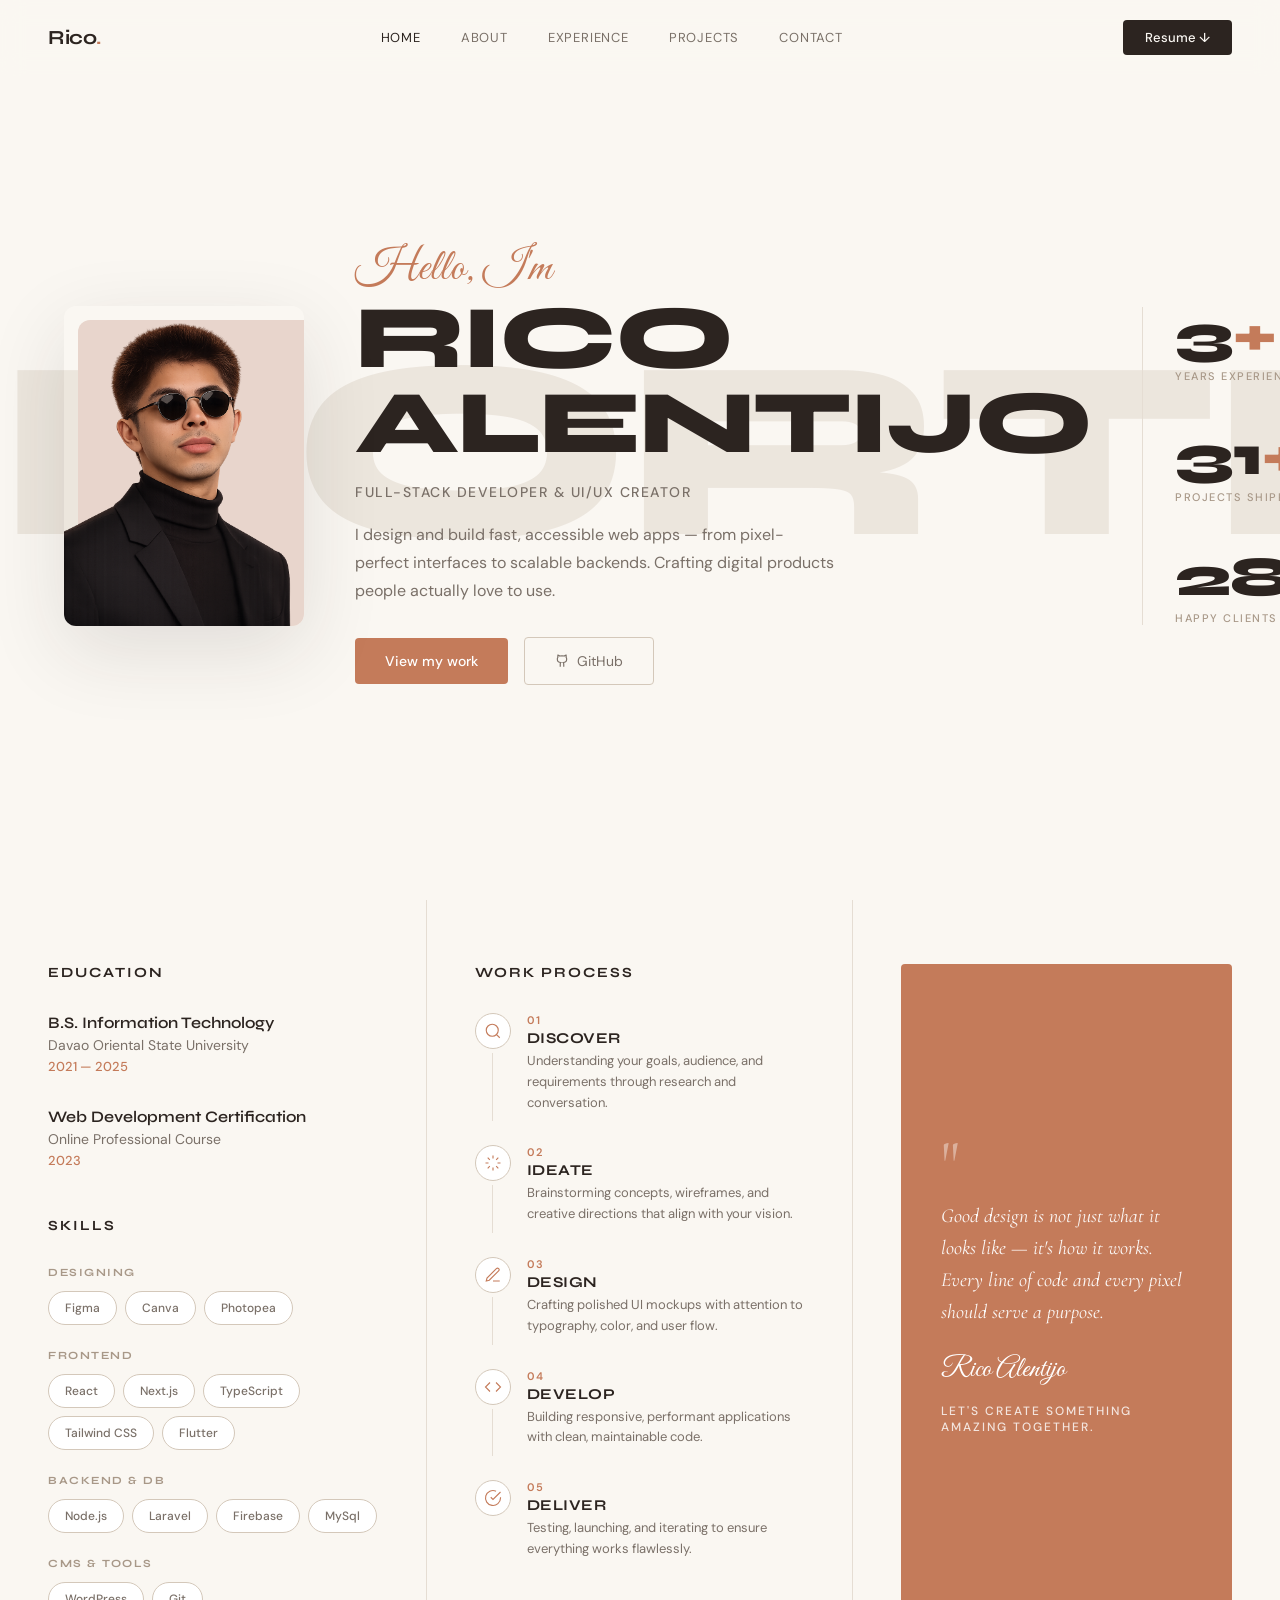
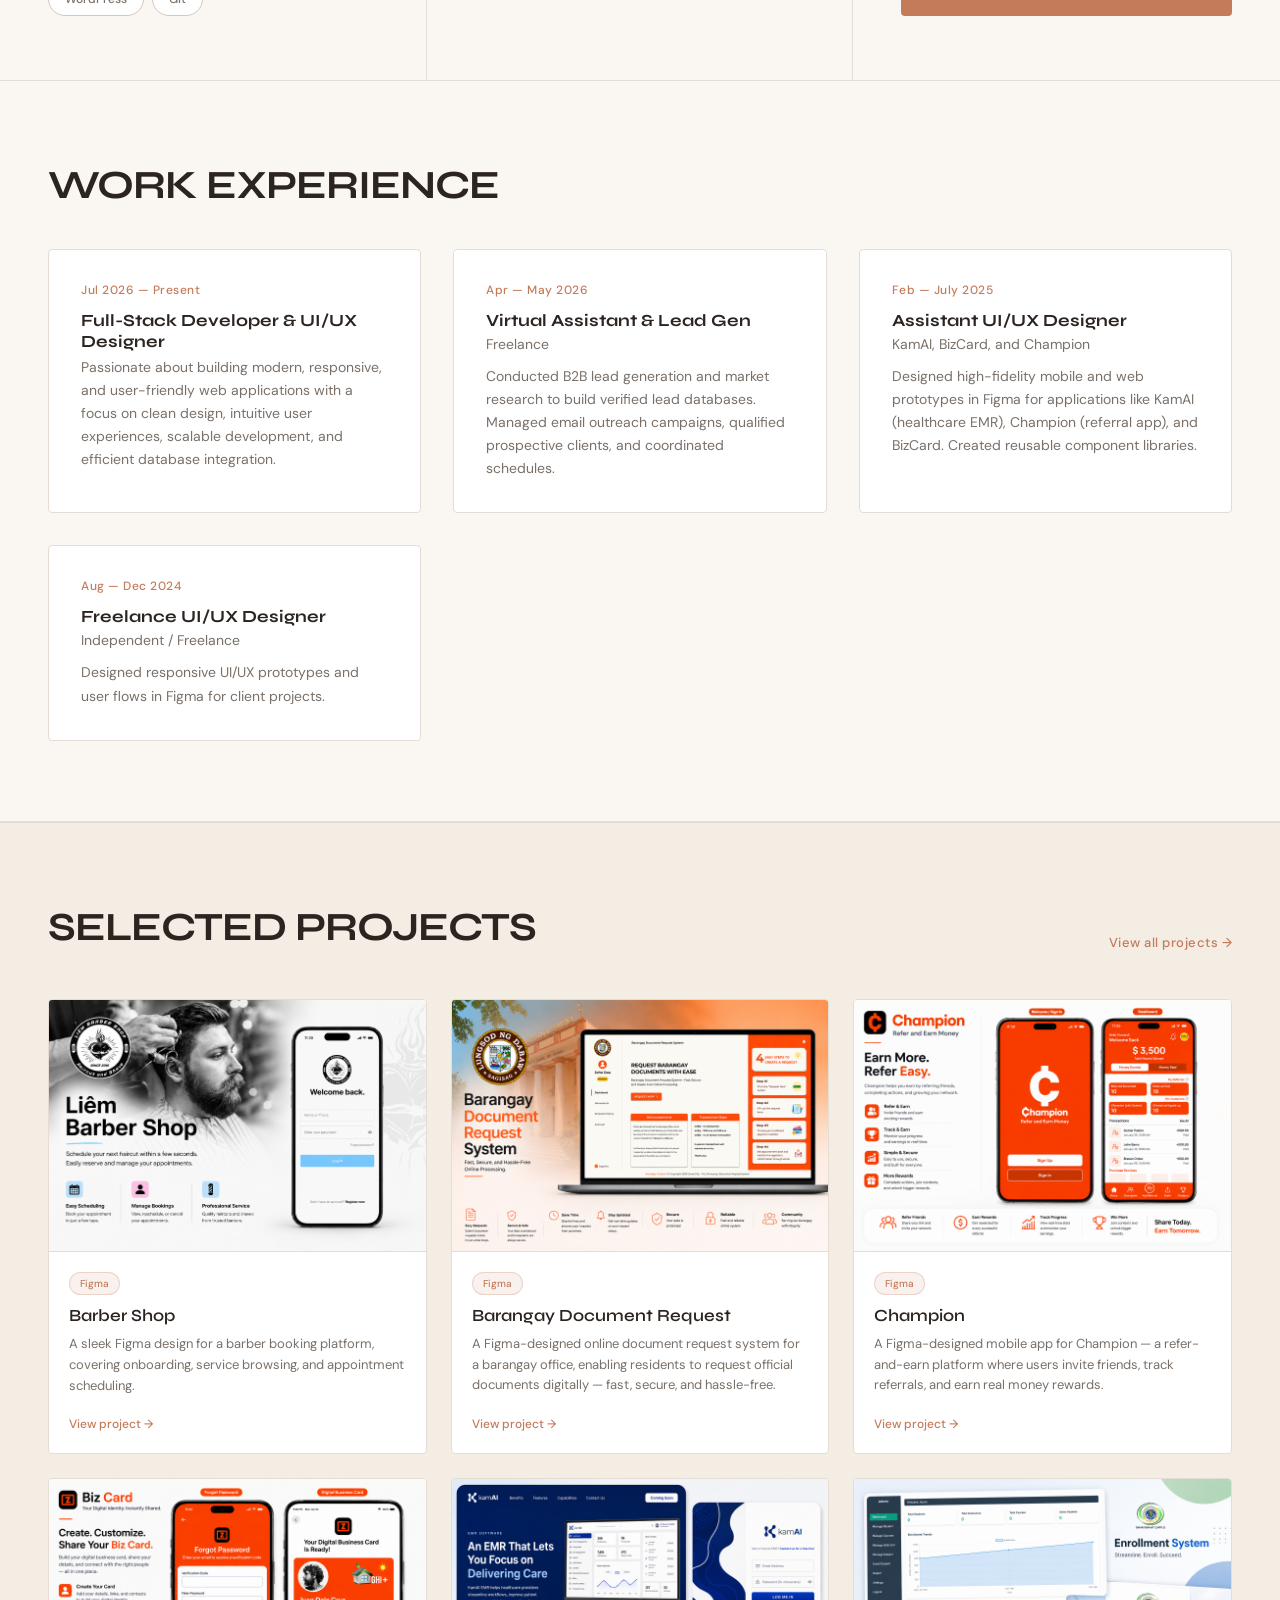
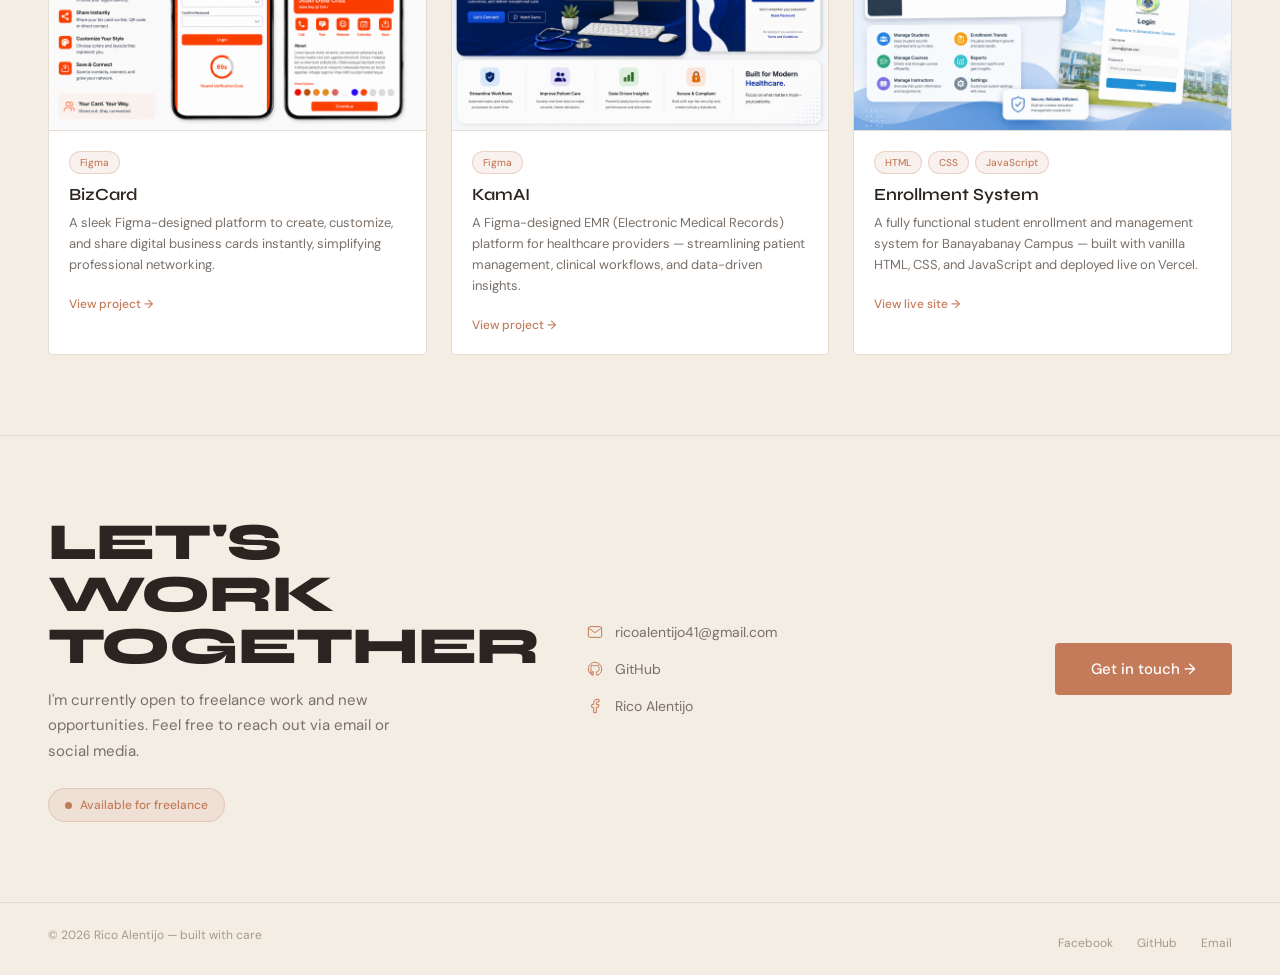
<file: index.html>
<!doctype html>
<html lang="en">

<head>
  <meta charset="UTF-8" />
  <meta name="viewport" content="width=device-width, initial-scale=1.0" />
  <title>Rico Alentijo — Portfolio</title>
  <link rel="preconnect" href="https://fonts.googleapis.com" />
  <link rel="preconnect" href="https://fonts.gstatic.com" crossorigin />
  <link
    href="https://fonts.googleapis.com/css2?family=Cormorant+Garamond:ital,wght@0,300;0,400;1,400&family=DM+Sans:opsz,wght@9..40,300;400;500;600&family=Great+Vibes&family=Syne:wght@400;600;700;800&display=swap"
    rel="stylesheet" />
  <link rel="stylesheet" href="css/styles.css" />
</head>

<body>
  <div class="pf">
    <nav>
      <a href="#hero" class="nav-logo" data-nav="hero">Rico<span>.</span></a>
      <div class="nav-links">
        <a href="#hero" data-nav="hero">Home</a>
        <a href="#about" data-nav="about">About</a>
        <a href="#experience" data-nav="experience">Experience</a>
        <a href="#work" data-nav="work">Projects</a>
        <a href="#connect" data-nav="connect">Contact</a>
      </div>
      <a href="resume/ALENTIJO_RESUME.pdf" class="nav-cta" download target="_blank">Resume ↓</a>
      <button class="nav-hamburger" aria-label="Toggle menu">
        <span></span><span></span><span></span>
      </button>
    </nav>

    <div class="mobile-menu">
      <a href="#hero" data-nav="hero">Home</a>
      <a href="#about" data-nav="about">About</a>
      <a href="#experience" data-nav="experience">Experience</a>
      <a href="#work" data-nav="work">Projects</a>
      <a href="#connect" data-nav="connect">Contact</a>
      <button class="nav-cta">Resume ↓</button>
    </div>

    <!-- HERO -->
    <section class="hero" id="hero">
      <div class="hero-bg-text" aria-hidden="true">PORTFOLIO</div>
      <div class="hero-inner">
        <div class="hero-portrait-col">
          <div class="hero-portrait">
            <img src="img/profile.png" alt="Rico Alentijo" class="hero-portrait-img" onerror="
                  this.classList.add('hidden');
                  this.parentElement.classList.add('no-photo');
                " />
            <div class="portrait-fallback">
              <span class="portrait-initials">RA</span>
            </div>
          </div>
        </div>

        <div class="hero-text-col">
          <p class="hero-script">Hello, I'm</p>
          <h1 class="hero-name">RICO<br />ALENTIJO</h1>
          <p class="hero-role">Full-Stack Developer &amp; UI/UX Creator</p>
          <p class="hero-bio">
            I design and build fast, accessible web apps — from pixel-perfect
            interfaces to scalable backends. Crafting digital products people
            actually love to use.
          </p>
          <div class="hero-actions">
            <button class="btn-primary" id="view-work-btn">
              View my work
            </button>
            <a href="https://github.com/XeinQt" target="_blank" rel="noopener noreferrer" class="btn-ghost">
              <svg width="14" height="14" viewBox="0 0 24 24" fill="none" stroke="currentColor" stroke-width="2">
                <path
                  d="M15 22v-4a4.8 4.8 0 0 0-1-3.5c3 0 6-2 6-5.5.08-1.25-.27-2.48-1-3.5.28-1.15.28-2.35 0-3.5 0 0-1 0-3 1.5-2.64-.5-5.36-.5-8 0C6 2 5 2 5 2c-.3 1.15-.3 2.35 0 3.5A5.403 5.403 0 0 0 4 9c0 3.5 3 5.5 6 5.5-.39.49-.68 1.05-.85 1.65-.17.6-.22 1.23-.15 1.85v4" />
              </svg>
              GitHub
            </a>
          </div>
        </div>

        <div class="hero-stats-col">
          <div class="hero-stat">
            <div class="hero-stat-num">3<span>+</span></div>
            <div class="hero-stat-label">Years Experience</div>
          </div>
          <div class="hero-stat">
            <div class="hero-stat-num">31<span>+</span></div>
            <div class="hero-stat-label">Projects Shipped</div>
          </div>
          <div class="hero-stat">
            <div class="hero-stat-num">28<span>+</span></div>
            <div class="hero-stat-label">Happy Clients</div>
          </div>
        </div>
      </div>
    </section>

    <!-- THREE-COLUMN INFO GRID -->
    <section class="info-grid" id="about">
      <div class="info-col education-col">
        <h3 class="info-heading">Education</h3>
        <div class="edu-item">
          <div class="edu-degree">B.S. Information Technology</div>
          <div class="edu-school">Davao Oriental State University</div>
          <div class="edu-date">2021 — 2025</div>
        </div>
        <div class="edu-item">
          <div class="edu-degree">Web Development Certification</div>
          <div class="edu-school">Online Professional Course</div>
          <div class="edu-date">2023</div>
        </div>

        <h3 class="info-heading skills-heading">Skills</h3>
        <div class="skills-category">
          <h4 class="skills-category-title">Designing</h4>
          <div class="skill-badges">
            <span class="skill-badge">Figma</span>
            <span class="skill-badge">Canva</span>
            <span class="skill-badge">Photopea</span>
          </div>
        </div>

        <div class="skills-category">
          <h4 class="skills-category-title">Frontend</h4>
          <div class="skill-badges">
            <span class="skill-badge">React</span>
            <span class="skill-badge">Next.js</span>
            <span class="skill-badge">TypeScript</span>
            <span class="skill-badge">Tailwind CSS</span>
            <span class="skill-badge">Flutter</span>
          </div>
        </div>

        <div class="skills-category">
          <h4 class="skills-category-title">Backend &amp; DB</h4>
          <div class="skill-badges">
            <span class="skill-badge">Node.js</span>
            <span class="skill-badge">Laravel</span>
            <span class="skill-badge">Firebase</span>
            <span class="skill-badge">MySql</span>
          </div>
        </div>

        <div class="skills-category">
          <h4 class="skills-category-title">CMS &amp; Tools</h4>
          <div class="skill-badges">
            <span class="skill-badge">WordPress</span>
            <span class="skill-badge">Git</span>
          </div>
        </div>
      </div>

      <div class="info-col process-col" id="process">
        <h3 class="info-heading">Work Process</h3>
        <div class="process-steps">
          <div class="process-step">
            <div class="step-icon">
              <svg width="18" height="18" viewBox="0 0 24 24" fill="none" stroke="currentColor" stroke-width="1.5">
                <circle cx="11" cy="11" r="8" />
                <path d="m21 21-4.3-4.3" />
              </svg>
            </div>
            <div class="step-content">
              <div class="step-num">01</div>
              <div class="step-title">Discover</div>
              <p class="step-desc">
                Understanding your goals, audience, and requirements through
                research and conversation.
              </p>
            </div>
          </div>
          <div class="process-step">
            <div class="step-icon">
              <svg width="18" height="18" viewBox="0 0 24 24" fill="none" stroke="currentColor" stroke-width="1.5">
                <path
                  d="M12 2v4M12 18v4M4.93 4.93l2.83 2.83M16.24 16.24l2.83 2.83M2 12h4M18 12h4M4.93 19.07l2.83-2.83M16.24 7.76l2.83-2.83" />
              </svg>
            </div>
            <div class="step-content">
              <div class="step-num">02</div>
              <div class="step-title">Ideate</div>
              <p class="step-desc">
                Brainstorming concepts, wireframes, and creative directions
                that align with your vision.
              </p>
            </div>
          </div>
          <div class="process-step">
            <div class="step-icon">
              <svg width="18" height="18" viewBox="0 0 24 24" fill="none" stroke="currentColor" stroke-width="1.5">
                <path d="M12 20h9M16.5 3.5a2.12 2.12 0 0 1 3 3L7 19l-4 1 1-4Z" />
              </svg>
            </div>
            <div class="step-content">
              <div class="step-num">03</div>
              <div class="step-title">Design</div>
              <p class="step-desc">
                Crafting polished UI mockups with attention to typography,
                color, and user flow.
              </p>
            </div>
          </div>
          <div class="process-step">
            <div class="step-icon">
              <svg width="18" height="18" viewBox="0 0 24 24" fill="none" stroke="currentColor" stroke-width="1.5">
                <polyline points="16 18 22 12 16 6" />
                <polyline points="8 6 2 12 8 18" />
              </svg>
            </div>
            <div class="step-content">
              <div class="step-num">04</div>
              <div class="step-title">Develop</div>
              <p class="step-desc">
                Building responsive, performant applications with clean,
                maintainable code.
              </p>
            </div>
          </div>
          <div class="process-step">
            <div class="step-icon">
              <svg width="18" height="18" viewBox="0 0 24 24" fill="none" stroke="currentColor" stroke-width="1.5">
                <path d="M22 11.08V12a10 10 0 1 1-5.93-9.14" />
                <polyline points="22 4 12 14.01 9 11.01" />
              </svg>
            </div>
            <div class="step-content">
              <div class="step-num">05</div>
              <div class="step-title">Deliver</div>
              <p class="step-desc">
                Testing, launching, and iterating to ensure everything works
                flawlessly.
              </p>
            </div>
          </div>
        </div>
      </div>

      <div class="info-col quote-col">
        <div class="quote-box">
          <div class="quote-mark">"</div>
          <p class="quote-text">
            Good design is not just what it looks like — it's how it works.
            Every line of code and every pixel should serve a purpose.
          </p>
          <div class="quote-signature">Rico Alentijo</div>
          <p class="quote-cta">Let's create something amazing together.</p>
        </div>
      </div>
    </section>

    <section class="section experience-section" id="experience">
      <h2 class="section-title">Work Experience</h2>
      <div class="experience-cards">
        <div class="exp-card">
          <div class="exp-date">Jul 2026 — Present</div>
          <div class="exp-role">
            Full-Stack Developer &amp; UI/UX Designer
          </div>
          <p class="exp-desc">
            Passionate about building modern, responsive, and user-friendly
            web applications with a focus on clean design, intuitive user
            experiences, scalable development, and efficient database
            integration.
          </p>
        </div>
        <div class="exp-card">
          <div class="exp-date">Apr — May 2026</div>
          <div class="exp-role">Virtual Assistant &amp; Lead Gen</div>
          <div class="exp-company">Freelance</div>
          <p class="exp-desc">
            Conducted B2B lead generation and market research to build
            verified lead databases. Managed email outreach campaigns,
            qualified prospective clients, and coordinated schedules.
          </p>
        </div>
        <div class="exp-card">
          <div class="exp-date">Feb — July 2025</div>
          <div class="exp-role">Assistant UI/UX Designer</div>
          <div class="exp-company">KamAI, BizCard, and Champion</div>
          <p class="exp-desc">
            Designed high-fidelity mobile and web prototypes in Figma for
            applications like KamAI (healthcare EMR), Champion (referral app),
            and BizCard. Created reusable component libraries.
          </p>
        </div>
        <div class="exp-card">
          <div class="exp-date">Aug — Dec 2024</div>
          <div class="exp-role">Freelance UI/UX Designer</div>
          <div class="exp-company">Independent / Freelance</div>
          <p class="exp-desc">
            Designed responsive UI/UX prototypes and user flows in Figma for
            client projects.
          </p>
        </div>
      </div>
    </section>

    <!-- SELECTED PROJECTS -->
    <section class="section projects-showcase" id="work">
      <div class="section-header">
        <h2 class="section-title">Selected Projects</h2>
        <a href="projects.html" class="view-all-link">View all projects →</a>
      </div>
      <div class="projects-grid" id="projects-grid"></div>
    </section>

    <!-- CONTACT SECTION -->
    <section class="section lets-connect" id="connect">
      <div class="lets-connect-inner">
        <div class="lets-connect-left">
          <h2 class="lets-connect-title">Let's Work<br />Together</h2>
          <p class="lets-connect-desc">
            I'm currently open to freelance work and new opportunities. Feel
            free to reach out via email or social media.
          </p>
          <div class="availability-badge">
            <div class="avail-dot"></div>
            Available for freelance
          </div>
        </div>

        <div class="lets-connect-center">
          <a href="mailto:ricoalentijo41@gmail.com" class="contact-row">
            <svg width="16" height="16" viewBox="0 0 24 24" fill="none" stroke="currentColor" stroke-width="1.5">
              <path d="M4 4h16c1.1 0 2 .9 2 2v12c0 1.1-.9 2-2 2H4c-1.1 0-2-.9-2-2V6c0-1.1.9-2 2-2z" />
              <polyline points="22,6 12,13 2,6" />
            </svg>
            ricoalentijo41@gmail.com
          </a>
          <a href="https://github.com/XeinQt" target="_blank" rel="noopener noreferrer" class="contact-row">
            <svg width="16" height="16" viewBox="0 0 24 24" fill="none" stroke="currentColor" stroke-width="1.5">
              <path d="M12 2C6.48 2 2 6.48 2 12c0 4.42 2.87 8.17 6.86 9.5.5.09.68-.22.68-.48 0-.24-.01-.87-.01-1.71-2.78.6-3.37-1.34-3.37-1.34-.45-1.14-1.11-1.44-1.11-1.44-.91-.62.07-.61.07-.61 1 .07 1.53 1.03 1.53 1.03 .9 1.53 2.36 1.09 2.94.84.09-.66.35-1.09 .64-1.34-2.22-.25-4.56-1.11-4.56-4.95 0-1.09.39-1.98 1.03-2.68-.1-.25-.45-1.27.1-2.65 0 0 .84-.27 2.75 1.02A9.564 9.564 0 0112 6.8c.85.004 1.71.115 2.51.337 1.9-1.29 2.74-1.02 2.74-1.02 .55 1.38 .2 2.4 .1 2.65 .64 .7 1.02 1.59 1.02 2.68 0 3.85-2.34 4.7-4.57 4.95 .36 .31 .68 .92 .68 1.86 0 1.34-.01 2.42-.01 2.75 0 .27 .18 .58 .69 .48A10.01 10.01 0 0022 12c0-5.52-4.48-10-10-10z"/>
            </svg>
            GitHub
          </a>
          <a href="https://www.facebook.com/profile.php?id=61584049991568&mibextid=wwXIfr&mibextid=wwXIfr"
            target="_blank" rel="noopener noreferrer" class="contact-row">
            <svg width="16" height="16" viewBox="0 0 24 24" fill="none" stroke="currentColor" stroke-width="1.5">
              <path d="M18 2h-3a5 5 0 0 0-5 5v3H7v4h3v8h4v-8h3l1-4h-4V7a1 1 0 0 1 1-1h3z" />
            </svg>
            Rico Alentijo
          </a>
        </div>

        <div class="lets-connect-right">
          <a href="mailto:ricoalentijo41@gmail.com" class="btn-primary btn-large">Get in touch →</a>
        </div>
      </div>
    </section>

    <footer>
      <div class="footer-copy">© 2026 Rico Alentijo — built with care</div>
      <div class="footer-socials">
        <a href="https://www.facebook.com/profile.php?id=61584049991568&mibextid=wwXIfr&mibextid=wwXIfr" target="_blank"
          rel="noopener noreferrer">Facebook</a>
        <a href="https://github.com/XeinQt" target="_blank" rel="noopener noreferrer">GitHub</a>
        <a href="mailto:ricoalentijo41@gmail.com">Email</a>
      </div>
    </footer>
  </div>

  <script src="js/projects.js"></script>
  <script src="js/project-utils.js"></script>
  <script src="js/main.js"></script>
</body>

</html>
</file>
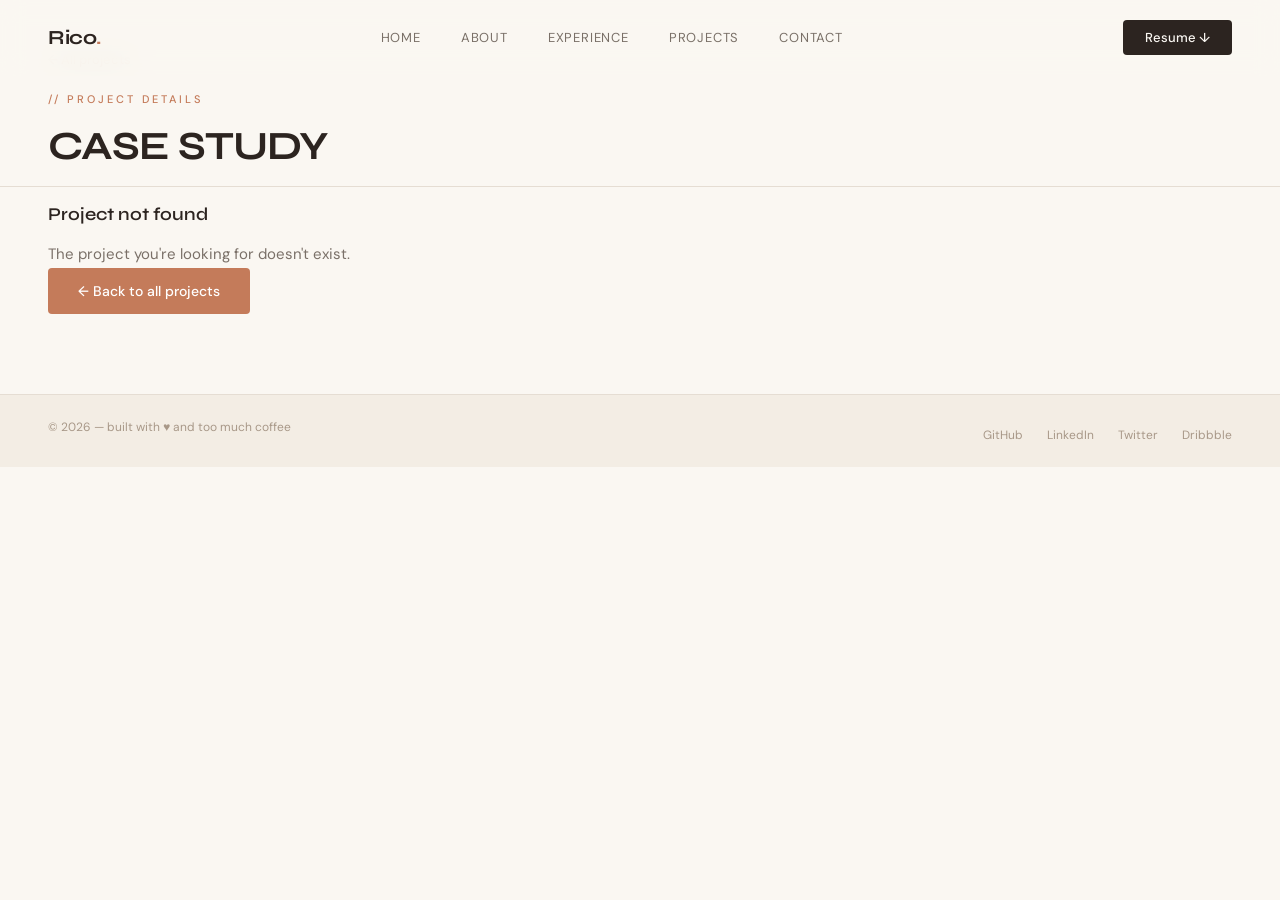
<file: project-detail.html>
<!doctype html>
<html lang="en">

<head>
  <meta charset="UTF-8" />
  <meta name="viewport" content="width=device-width, initial-scale=1.0" />
  <title>Project Details — dev.portfolio</title>
  <link rel="stylesheet" href="css/styles.css" />
</head>

<body>
  <div class="pf">
    <nav>
      <a href="index.html" class="nav-logo">Rico<span>.</span></a>
      <div class="nav-links">
        <a href="index.html">Home</a>
        <a href="index.html#about">About</a>
        <a href="index.html#experience">Experience</a>
        <a href="index.html#work">Projects</a>
        <a href="index.html#contact">Contact</a>
      </div>
      <a href="resume/ALENTIJO_RESUME.pdf" class="nav-cta" target="_blank" rel="noopener noreferrer" download>Resume ↓</a>
      <button class="nav-hamburger" aria-label="Toggle menu">
        <span></span><span></span><span></span>
      </button>
    </nav>

    <div class="mobile-menu">
      <a href="index.html">Home</a>
      <a href="index.html#about">About</a>
      <a href="index.html#experience">Experience</a>
      <a href="index.html#work">Projects</a>
      <a href="index.html#contact">Contact</a>
      <a href="resume/ALENTIJO_RESUME.pdf" class="nav-cta" target="_blank" rel="noopener noreferrer" download>Resume ↓</a>
    </div>

    <section class="page-header">
      <a href="projects.html" class="back-link">← All projects</a>
      <div class="section-eyebrow">// project details</div>
      <h1 class="section-title">Case study</h1>
    </section>

    <section class="section page-detail">
      <div id="project-detail-content"></div>
    </section>

    <footer>
      <div class="footer-copy">© 2026 — built with ♥ and too much coffee</div>
      <div class="footer-socials">
        <a href="#">GitHub</a>
        <a href="#">LinkedIn</a>
        <a href="#">Twitter</a>
        <a href="#">Dribbble</a>
      </div>
    </footer>
  </div>

  <script src="js/projects.js"></script>
  <script src="js/project-utils.js"></script>
  <script src="js/project-detail-page.js"></script>
</body>

</html>
</file>
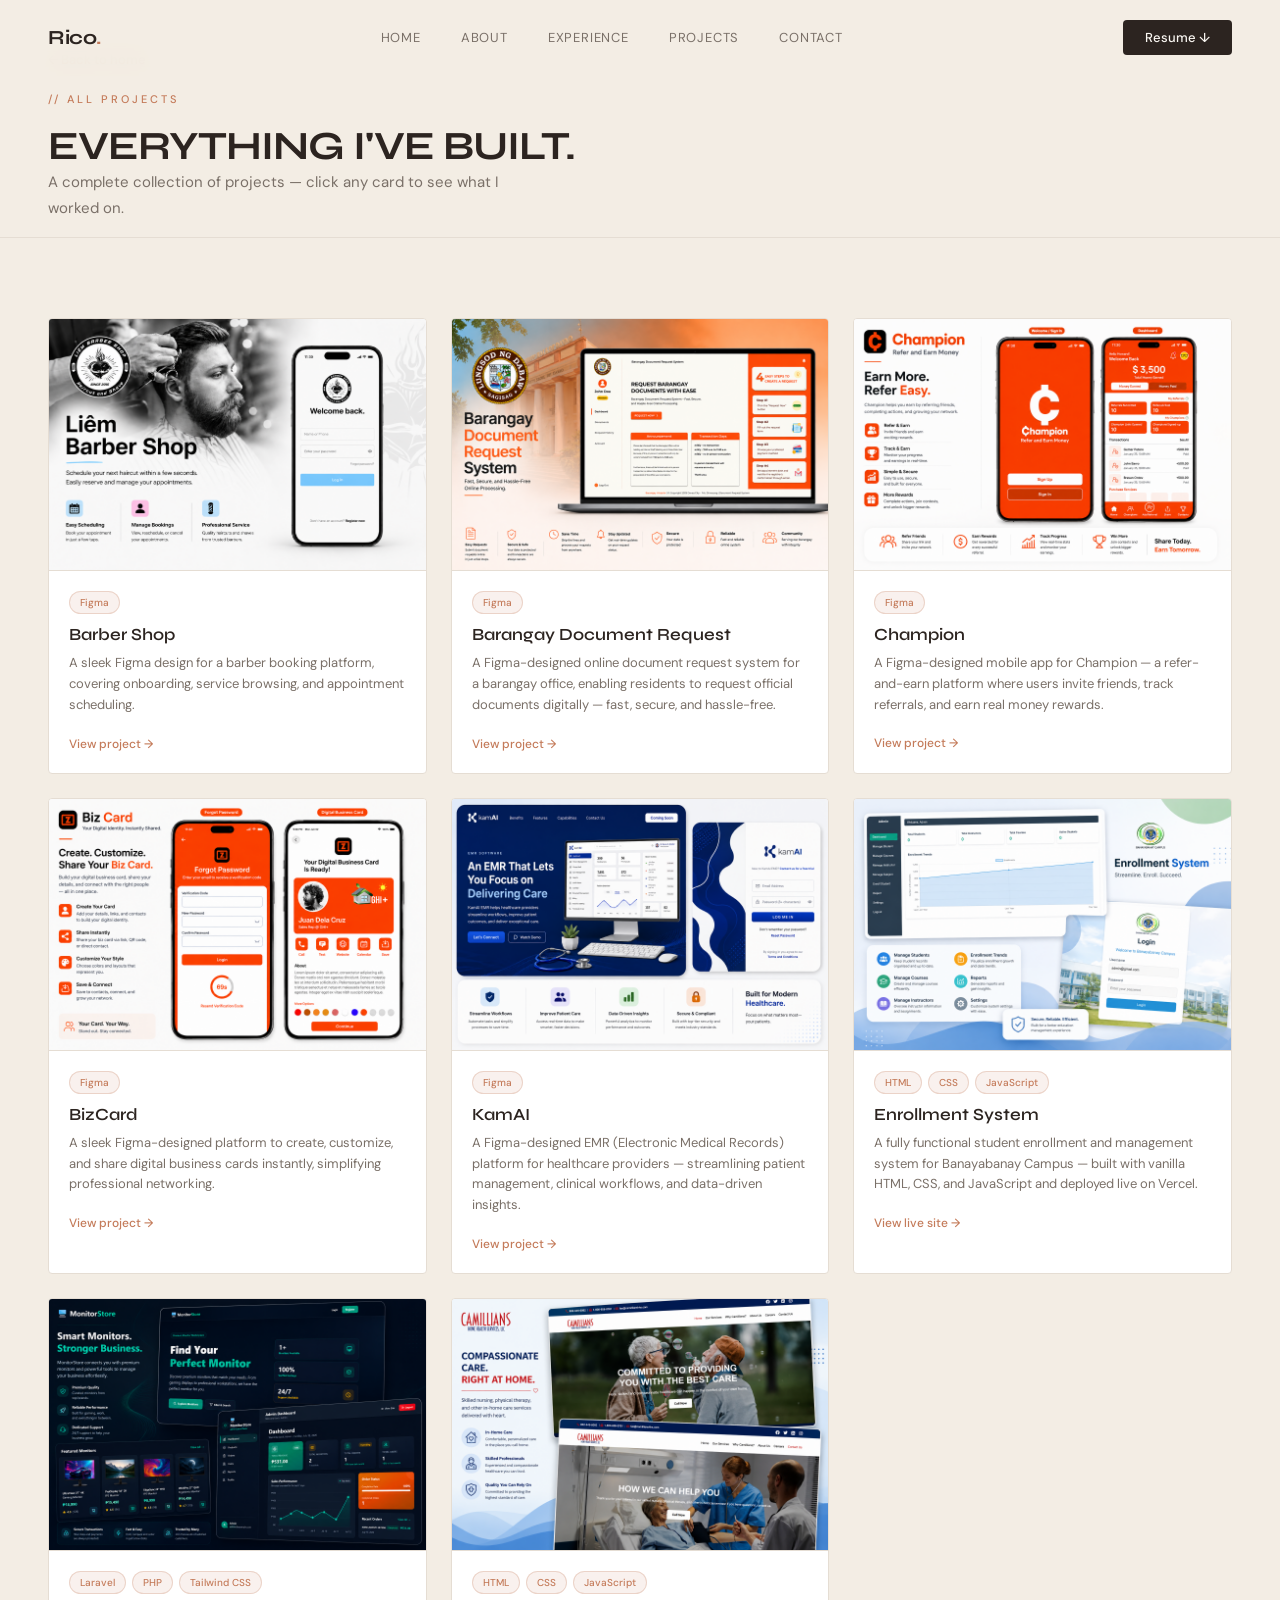
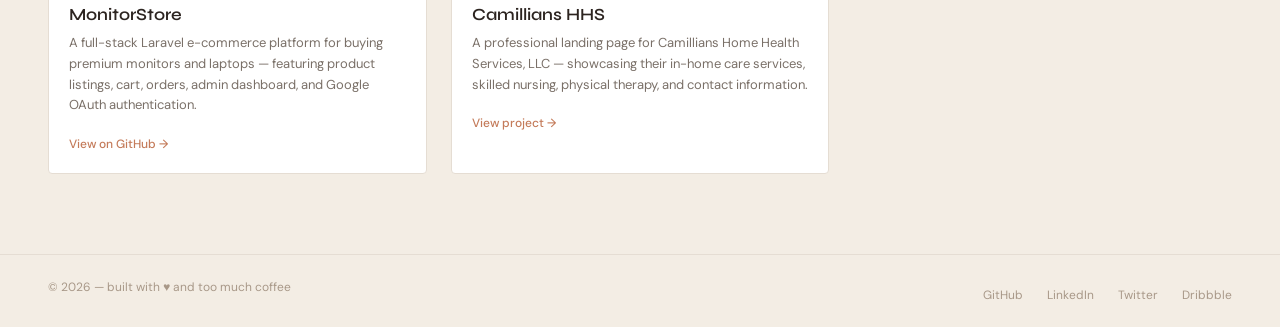
<file: projects.html>
<!DOCTYPE html>
<html lang="en">
<head>
  <meta charset="UTF-8"/>
  <meta name="viewport" content="width=device-width, initial-scale=1.0"/>
  <title>All Projects — Rico Alentijo</title>
  <link rel="stylesheet" href="css/styles.css"/>
</head>
<body>
<div class="pf pf-warm">
  <nav>
    <a href="index.html" class="nav-logo" style="text-decoration:none;">Rico<span>.</span></a>
    <div class="nav-links">
      <a href="index.html">Home</a>
      <a href="index.html#about">About</a>
      <a href="index.html#experience">Experience</a>
      <a href="index.html#work">Projects</a>
      <a href="index.html#contact">Contact</a>
    </div>
    <a href="resume/ALENTIJO_RESUME.pdf" class="nav-cta" target="_blank" rel="noopener noreferrer" download>Resume ↓</a>
    <button class="nav-hamburger" aria-label="Toggle menu">
      <span></span><span></span><span></span>
    </button>
  </nav>

  <div class="mobile-menu">
    <a href="index.html">Home</a>
    <a href="index.html#about">About</a>
    <a href="index.html#experience">Experience</a>
    <a href="index.html#work">Projects</a>
    <a href="index.html#contact">Contact</a>
    <a href="resume/ALENTIJO_RESUME.pdf" class="nav-cta" target="_blank" rel="noopener noreferrer" download>Resume ↓</a>
  </div>

  <section class="page-header">
    <a href="index.html#work" class="back-link">← Back to home</a>
    <div class="section-eyebrow">// all projects</div>
    <h1 class="section-title">Everything I've built.</h1>
    <p class="section-sub">A complete collection of projects — click any card to see what I worked on.</p>
  </section>

  <section class="section page-projects">
    <div class="projects-grid all-projects-grid" id="all-projects-grid"></div>
  </section>

  <footer>
    <div class="footer-copy">© 2026 — built with ♥ and too much coffee</div>
    <div class="footer-socials">
      <a href="#">GitHub</a>
      <a href="#">LinkedIn</a>
      <a href="#">Twitter</a>
      <a href="#">Dribbble</a>
    </div>
  </footer>
</div>

<script src="js/projects.js"></script>
<script src="js/project-utils.js"></script>
<script src="js/projects-page.js"></script>
</body>
</html>
</file>
<file: css/styles.css>
@import url("https://fonts.googleapis.com/css2?family=Cormorant+Garamond:ital,wght@0,300;0,400;1,400&family=DM+Sans:opsz,wght@9..40,300;400;500;600&family=Great+Vibes&family=Syne:wght@400;600;700;800&display=swap");

:root {
  --bg: #faf7f2;
  --bg-warm: #f3ede4;
  --bg-card: #ffffff;
  --bg-accent: #c47b5a;
  --bg-accent-soft: #e8d5cc;
  --text: #2c2420;
  --text-muted: #7a7068;
  --text-light: #a89888;
  --border: #e5ddd3;
  --border-dark: #d4c8ba;
  --accent: #c47b5a;
  --accent-gold: #c4a882;
  --accent-hover: #b06544;
  --shadow: rgba(44, 36, 32, 0.06);
  --shadow-lg: rgba(44, 36, 32, 0.12);
}

* {
  box-sizing: border-box;
  margin: 0;
  padding: 0;
}

html {
  scroll-behavior: smooth;
  scroll-padding-top: 80px;
}

.pf {
  font-family: "DM Sans", sans-serif;
  background: var(--bg);
  color: var(--text);
  min-height: 100vh;
  overflow-x: hidden;
}

/* ─── NAV ─── */
nav {
  display: flex;
  align-items: center;
  justify-content: space-between;
  padding: 1.25rem 3rem;
  border-bottom: 1px solid transparent;
  position: fixed;
  top: 0;
  left: 0;
  right: 0;
  z-index: 100;
  background: rgba(250, 247, 242, 0.88);
  backdrop-filter: blur(12px);
}

.nav-logo {
  font-family: "Syne", sans-serif;
  font-size: 20px;
  font-weight: 700;
  color: var(--text);
  letter-spacing: -0.5px;
  text-decoration: none;
}

.nav-logo span {
  color: var(--accent);
}

.nav-links {
  display: flex;
  gap: 2.5rem;
}

.nav-links a {
  font-size: 13px;
  color: var(--text-muted);
  text-decoration: none;
  letter-spacing: 0.8px;
  text-transform: uppercase;
  transition: color 0.2s;
}

.nav-links a:hover,
.nav-links a.active {
  color: var(--text);
}

.nav-cta {
  font-size: 13px;
  padding: 9px 22px;
  background: var(--text);
  border: none;
  color: var(--bg);
  border-radius: 4px;
  cursor: pointer;
  font-family: "DM Sans", sans-serif;
  font-weight: 500;
  transition: all 0.2s;
  display: inline-block;
  text-decoration: none;
}

.nav-cta:hover {
  background: var(--accent);
}

.nav-hamburger {
  display: none;
  flex-direction: column;
  gap: 5px;
  background: transparent;
  border: none;
  cursor: pointer;
  padding: 4px;
}

.nav-hamburger span {
  display: block;
  width: 22px;
  height: 2px;
  background: var(--text);
  border-radius: 2px;
  transition: all 0.3s;
}

.mobile-menu {
  display: none;
  flex-direction: column;
  background: var(--bg);
  border-bottom: 1px solid var(--border);
  padding: 1rem 2rem;
  gap: 1rem;
  position: fixed;
  top: 65px;
  left: 0;
  right: 0;
  z-index: 99;
}

.mobile-menu.open {
  display: flex;
}

.mobile-menu a {
  font-size: 15px;
  color: var(--text-muted);
  text-decoration: none;
}

.mobile-menu a:hover {
  color: var(--text);
}

.mobile-menu .nav-cta {
  width: fit-content;
}

/* ─── HERO ─── */
.hero {
  position: relative;
  min-height: 100vh;
  min-height: 100dvh;
  height: 100vh;
  height: 100dvh;
  display: flex;
  align-items: center;
  justify-content: center;
  padding: 5rem 4rem 3rem;
  overflow: hidden;
}

.hero-bg-text {
  position: absolute;
  top: 50%;
  left: 50%;
  transform: translate(-50%, -50%);
  font-family: "Syne", sans-serif;
  font-size: clamp(100px, 20vw, 260px);
  font-weight: 800;
  color: var(--border);
  letter-spacing: -0.02em;
  text-transform: uppercase;
  white-space: nowrap;
  pointer-events: none;
  user-select: none;
  z-index: 0;
  opacity: 0.65;
  width: 100%;
  text-align: center;
}

.hero-inner {
  position: relative;
  z-index: 1;
  display: grid;
  grid-template-columns: minmax(240px, 28vw) 1fr auto;
  gap: clamp(2rem, 4vw, 4rem);
  align-items: center;
  width: 100%;
  max-width: 1500px;
  margin: 0 auto;
}

.hero-portrait-col {
  display: flex;
  justify-content: center;
  align-items: center;
  height: 100%;
}

.hero-portrait {
  position: relative;
  width: min(32vw, 380px);
  height: auto;
  aspect-ratio: 3 / 4;
  border-radius: 12px;
  overflow: hidden;
  box-shadow: 0 24px 80px var(--shadow-lg);
  transition: transform 0.4s cubic-bezier(0.16, 1, 0.3, 1), box-shadow 0.4s cubic-bezier(0.16, 1, 0.3, 1);
  z-index: 2;
}

.hero-portrait::after {
  content: "";
  position: absolute;
  z-index: -1;
  inset: 0;
  background: var(--bg-accent-soft);
  border-radius: 12px;
  transform: translate(14px, 14px);
  transition: transform 0.4s cubic-bezier(0.16, 1, 0.3, 1);
}

.hero-portrait:hover {
  transform: translateY(-8px) scale(1.02);
  box-shadow: 0 32px 100px rgba(44, 36, 32, 0.15);
}

.hero-portrait:hover::after {
  transform: translate(8px, 8px);
}

.hero-portrait-img {
  width: 100%;
  height: 100%;
  object-fit: cover;
  object-position: center top;
  display: block;
  transition: transform 0.4s cubic-bezier(0.16, 1, 0.3, 1);
}

.hero-portrait:hover .hero-portrait-img {
  transform: scale(1.04);
}

.hero-portrait-img.hidden {
  display: none;
}

.portrait-fallback {
  display: none;
  position: absolute;
  inset: 0;
  background: linear-gradient(
    160deg,
    var(--bg-accent-soft) 0%,
    var(--bg-warm) 100%
  );
  align-items: center;
  justify-content: center;
}

.hero-portrait.no-photo .portrait-fallback {
  display: flex;
}

.portrait-initials {
  font-family: "Syne", sans-serif;
  font-size: clamp(64px, 8vw, 96px);
  font-weight: 800;
  color: var(--accent);
  opacity: 0.5;
  letter-spacing: -2px;
}

.hero-name {
  font-family: "Syne", sans-serif;
  font-size: clamp(48px, 7vw, 96px);
  font-weight: 800;
  line-height: 0.95;
  letter-spacing: -2px;
  color: var(--text);
  margin-bottom: 1rem;
  text-transform: uppercase;
}

.hero-script {
  font-family: "Great Vibes", cursive;
  font-size: clamp(32px, 3.5vw, 48px);
  color: var(--accent);
  margin-bottom: 0.25rem;
  line-height: 1;
}

.hero-role {
  font-size: 14px;
  color: var(--text-muted);
  letter-spacing: 1.5px;
  text-transform: uppercase;
  margin-bottom: 1.25rem;
  font-weight: 500;
}

.hero-bio {
  font-size: 16px;
  color: var(--text-muted);
  line-height: 1.75;
  max-width: 480px;
  margin-bottom: 2rem;
}

.hero-actions {
  display: flex;
  gap: 1rem;
  align-items: center;
  flex-wrap: wrap;
}

.btn-primary {
  padding: 14px 30px;
  background: var(--accent);
  color: #fff;
  border: none;
  border-radius: 4px;
  font-size: 14px;
  font-weight: 500;
  font-family: "DM Sans", sans-serif;
  cursor: pointer;
  transition: all 0.2s;
  text-decoration: none;
  display: inline-flex;
  align-items: center;
}

.btn-primary:hover {
  background: var(--accent-hover);
  transform: translateY(-1px);
}

.btn-large {
  padding: 16px 36px;
  font-size: 15px;
}

.btn-ghost {
  padding: 14px 30px;
  background: transparent;
  color: var(--text-muted);
  border: 1px solid var(--border-dark);
  border-radius: 4px;
  font-size: 14px;
  font-family: "DM Sans", sans-serif;
  cursor: pointer;
  transition: all 0.2s;
  display: inline-flex;
  align-items: center;
  gap: 8px;
  text-decoration: none;
}

.btn-ghost:hover {
  color: var(--text);
  border-color: var(--text);
}

.hero-stats-col {
  display: flex;
  flex-direction: column;
  gap: clamp(2rem, 5vh, 3.5rem);
  padding-left: 2rem;
  border-left: 1px solid var(--border);
  justify-content: center;
}

.hero-stat-num {
  font-family: "Syne", sans-serif;
  font-size: clamp(36px, 5vw, 56px);
  font-weight: 800;
  color: var(--text);
  letter-spacing: -1px;
  line-height: 1;
}

.hero-stat-num span {
  color: var(--accent);
}

.hero-stat-label {
  font-size: 11px;
  color: var(--text-light);
  letter-spacing: 1.5px;
  text-transform: uppercase;
  margin-top: 6px;
  font-weight: 500;
}

/* ─── SECTIONS ─── */
.section {
  padding: 5rem 3rem;
}

.section-eyebrow {
  font-size: 11px;
  color: var(--accent);
  letter-spacing: 3px;
  text-transform: uppercase;
  margin-bottom: 1rem;
  font-weight: 500;
}

.section-title {
  font-family: "Syne", sans-serif;
  font-size: clamp(28px, 4vw, 40px);
  font-weight: 700;
  color: var(--text);
  letter-spacing: -1px;
  text-transform: uppercase;
}

.section-sub {
  font-size: 15px;
  color: var(--text-muted);
  max-width: 480px;
  line-height: 1.7;
}

.section-header {
  display: flex;
  justify-content: space-between;
  align-items: flex-end;
  margin-bottom: 3rem;
  flex-wrap: wrap;
  gap: 1rem;
}

.view-all-link {
  font-size: 13px;
  color: var(--accent);
  text-decoration: none;
  font-weight: 500;
  letter-spacing: 0.5px;
  transition: color 0.2s;
}

.view-all-link:hover {
  color: var(--accent-hover);
}

/* ─── PROJECT SHOWCASE ─── */
.projects-showcase {
  background: var(--bg-warm);
  border-top: 1px solid var(--border);
  border-bottom: 1px solid var(--border);
}

.showcase-grid {
  display: grid;
  grid-template-columns: repeat(3, 1fr);
  gap: 2rem;
}

.showcase-card {
  cursor: pointer;
  transition: transform 0.3s ease;
}

.showcase-card:hover {
  transform: translateY(-6px);
}

.showcase-img-wrap {
  position: relative;
  height: 220px;
  border-radius: 4px;
  overflow: hidden;
  margin-bottom: 1.25rem;
  background: var(--bg-card);
  border: 1px solid var(--border);
}

.showcase-img-wrap img {
  width: 100%;
  height: 100%;
  object-fit: cover;
  transition: transform 0.4s ease;
}

.showcase-card:hover .showcase-img-wrap img {
  transform: scale(1.05);
}

.showcase-img-placeholder {
  width: 100%;
  height: 100%;
  display: flex;
  align-items: center;
  justify-content: center;
  font-size: 48px;
}

.showcase-info {
  display: flex;
  align-items: flex-start;
  gap: 1rem;
}

.showcase-num {
  font-family: "Syne", sans-serif;
  font-size: 36px;
  font-weight: 800;
  color: var(--border-dark);
  line-height: 1;
  flex-shrink: 0;
}

.showcase-card:hover .showcase-num {
  color: var(--accent);
}

.showcase-title {
  font-family: "Syne", sans-serif;
  font-size: 18px;
  font-weight: 700;
  color: var(--text);
  margin-bottom: 4px;
}

.showcase-subtitle {
  font-size: 11px;
  color: var(--text-light);
  letter-spacing: 1.5px;
  text-transform: uppercase;
  font-weight: 500;
}

/* ─── INFO GRID ─── */
.info-grid {
  display: grid;
  grid-template-columns: 1fr 1fr 1fr;
  gap: 0;
  border-bottom: 1px solid var(--border);
}

.info-col {
  padding: 4rem 3rem;
  border-right: 1px solid var(--border);
}

.info-col:last-child {
  border-right: none;
}

.info-heading {
  font-family: "Syne", sans-serif;
  font-size: 14px;
  font-weight: 700;
  letter-spacing: 2px;
  text-transform: uppercase;
  color: var(--text);
  margin-bottom: 2rem;
}

.skills-heading {
  margin-top: 3rem;
}

.edu-item {
  margin-bottom: 2rem;
}

.edu-degree {
  font-family: "Syne", sans-serif;
  font-size: 16px;
  font-weight: 600;
  color: var(--text);
  margin-bottom: 4px;
}

.edu-school {
  font-size: 14px;
  color: var(--text-muted);
  margin-bottom: 4px;
}

.edu-date {
  font-size: 13px;
  color: var(--accent);
  font-weight: 500;
}
.skills-category {
  margin-bottom: 1.5rem;
}

.skills-category:last-child {
  margin-bottom: 0;
}

.skills-category-title {
  font-family: "Syne", sans-serif;
  font-size: 11px;
  font-weight: 700;
  text-transform: uppercase;
  letter-spacing: 1.5px;
  color: var(--text-light);
  margin-bottom: 0.75rem;
}

.skill-badges {
  display: flex;
  flex-wrap: wrap;
  gap: 8px;
}

.skill-badge {
  font-size: 12px;
  padding: 8px 16px;
  border: 1px solid var(--border-dark);
  border-radius: 100px;
  color: var(--text-muted);
  background: var(--bg-card);
  transition: all 0.2s;
  font-weight: 500;
}

.skill-badge:hover {
  border-color: var(--accent);
  color: var(--accent);
}

/* Process steps */
.process-steps {
  position: relative;
  padding-left: 0;
}

.process-step {
  display: flex;
  gap: 1rem;
  margin-bottom: 2rem;
  position: relative;
}

.process-step:not(:last-child)::after {
  content: "";
  position: absolute;
  left: 17px;
  top: 40px;
  bottom: -8px;
  width: 1px;
  background: var(--border);
}

.step-icon {
  width: 36px;
  height: 36px;
  border-radius: 50%;
  border: 1px solid var(--border-dark);
  display: flex;
  align-items: center;
  justify-content: center;
  color: var(--accent);
  flex-shrink: 0;
  background: var(--bg-card);
}

.step-num {
  font-size: 11px;
  color: var(--accent);
  letter-spacing: 1px;
  font-weight: 600;
  margin-bottom: 2px;
}

.step-title {
  font-family: "Syne", sans-serif;
  font-size: 15px;
  font-weight: 700;
  color: var(--text);
  text-transform: uppercase;
  letter-spacing: 0.5px;
  margin-bottom: 4px;
}

.step-desc {
  font-size: 13px;
  color: var(--text-muted);
  line-height: 1.6;
}

/* Quote box */
.quote-col {
  display: flex;
  align-items: stretch;
}

.quote-box {
  background: var(--accent);
  color: #fff;
  padding: 3rem 2.5rem;
  border-radius: 4px;
  display: flex;
  flex-direction: column;
  justify-content: center;
  width: 100%;
}

.quote-mark {
  font-family: "Cormorant Garamond", serif;
  font-size: 64px;
  line-height: 0.6;
  opacity: 0.4;
  margin-bottom: 1rem;
}

.quote-text {
  font-family: "Cormorant Garamond", serif;
  font-size: 20px;
  line-height: 1.6;
  font-style: italic;
  margin-bottom: 1.5rem;
  opacity: 0.95;
}

.quote-signature {
  font-family: "Great Vibes", cursive;
  font-size: 28px;
  margin-bottom: 1rem;
}

.quote-cta {
  font-size: 12px;
  letter-spacing: 2px;
  text-transform: uppercase;
  opacity: 0.8;
  font-weight: 500;
}

/* ─── EXPERIENCE ─── */
.experience-section {
  border-bottom: 1px solid var(--border);
}

.experience-cards {
  display: grid;
  grid-template-columns: repeat(3, 1fr);
  gap: 2rem;
  margin-top: 2.5rem;
}

.exp-card {
  padding: 2rem;
  background: var(--bg-card);
  border: 1px solid var(--border);
  border-radius: 4px;
  transition: all 0.25s;
}

.exp-card:hover {
  border-color: var(--accent);
  box-shadow: 0 8px 30px var(--shadow);
}

.exp-date {
  font-size: 12px;
  color: var(--accent);
  font-weight: 500;
  letter-spacing: 0.5px;
  margin-bottom: 0.75rem;
}

.exp-role {
  font-family: "Syne", sans-serif;
  font-size: 17px;
  font-weight: 700;
  color: var(--text);
  margin-bottom: 4px;
}

.exp-company {
  font-size: 14px;
  color: var(--text-muted);
  margin-bottom: 0.75rem;
}

.exp-desc {
  font-size: 14px;
  color: var(--text-muted);
  line-height: 1.65;
}

/* ─── FOOTER ─── */
footer {
  background: var(--bg-warm);
  padding: 2rem 3rem;
  text-align: center;
}

.footer-copy {
  margin-bottom: 0.5rem;
  color: var(--text);
}

.footer-socials {
  display: flex;
  justify-content: center;
  gap: 1rem;
  margin-top: 0.5rem;
}

.footer-socials a {
  color: var(--text);
  text-decoration: none;
  font-size: 14px;
}

/* ─── FOOTER CTA ─── */
.lets-connect {
  padding: 5rem 3rem;
  background: var(--bg-warm);
}

.lets-connect-inner {
  display: grid;
  grid-template-columns: 1fr 1fr auto;
  gap: 3rem;
  align-items: center;
  max-width: 1200px;
  margin: 0 auto;
}

.lets-connect-title {
  font-family: "Syne", sans-serif;
  font-size: clamp(32px, 5vw, 52px);
  font-weight: 800;
  line-height: 1;
  letter-spacing: -1px;
  text-transform: uppercase;
  color: var(--text);
  margin-bottom: 1rem;
}

.lets-connect-desc {
  font-size: 15px;
  color: var(--text-muted);
  line-height: 1.7;
  max-width: 360px;
  margin-bottom: 1.5rem;
}

.availability-badge {
  display: inline-flex;
  align-items: center;
  gap: 8px;
  background: rgba(196, 123, 90, 0.1);
  border: 1px solid rgba(196, 123, 90, 0.25);
  padding: 8px 16px;
  border-radius: 100px;
  font-size: 12px;
  color: var(--accent);
  font-weight: 500;
}

.avail-dot {
  width: 7px;
  height: 7px;
  border-radius: 50%;
  background: var(--accent);
  animation: pulse 2s infinite;
}

@keyframes pulse {
  0%,
  100% {
    opacity: 1;
  }
  50% {
    opacity: 0.4;
  }
}

.contact-row {
  display: flex;
  align-items: center;
  gap: 12px;
  font-size: 14px;
  color: var(--text-muted);
  text-decoration: none;
  padding: 0.6rem 0;
  transition: color 0.2s;
}

.contact-row:hover {
  color: var(--accent);
}

.contact-row svg {
  flex-shrink: 0;
  color: var(--accent);
}

/* ─── FOOTER ─── */
footer {
  display: flex;
  align-items: center;
  justify-content: space-between;
  padding: 1.5rem 3rem;
  border-top: 1px solid var(--border);
  flex-wrap: wrap;
  gap: 1rem;
}

.footer-copy {
  font-size: 12px;
  color: var(--text-light);
}

.footer-socials {
  display: flex;
  gap: 1.5rem;
  flex-wrap: wrap;
}

.footer-socials a {
  font-size: 12px;
  color: var(--text-light);
  text-decoration: none;
  transition: color 0.2s;
}

.footer-socials a:hover {
  color: var(--accent);
}

/* ─── PROJECTS PAGE (shared) ─── */
.page-header {
  padding: 3rem 3rem 1rem;
  border-bottom: 1px solid var(--border);
}

.page-projects {
  padding-top: 2rem;
}

.page-detail {
  padding-top: 1rem;
  width: 100%;
  max-width: none;
}

.back-link {
  display: inline-block;
  font-size: 13px;
  color: var(--accent);
  text-decoration: none;
  margin-bottom: 1.5rem;
  transition: color 0.2s;
  font-weight: 500;
}

.back-link:hover {
  color: var(--accent-hover);
}

.all-projects-grid .project-card.featured {
  grid-column: span 1;
}

.all-projects-grid .project-card.featured .project-img.has-placeholder {
  height: 180px;
}

.projects-grid {
  display: grid;
  grid-template-columns: repeat(3, 1fr);
  gap: 1.5rem;
  margin-top: 3rem;
}

.project-card {
  background: var(--bg-card);
  border: 1px solid var(--border);
  border-radius: 4px;
  overflow: hidden;
  transition: all 0.25s;
  cursor: pointer;
  position: relative;
}

.project-card:hover {
  border-color: var(--accent);
  transform: translateY(-4px);
  box-shadow: 0 12px 40px var(--shadow);
}

.project-card.featured {
  grid-column: span 2;
}

.project-img {
  background: var(--bg-warm);
  border-bottom: 1px solid var(--border);
  font-size: 48px;
  position: relative;
}

.project-img.has-placeholder {
  height: 180px;
  display: flex;
  align-items: center;
  justify-content: center;
  overflow: hidden;
}

.project-card.featured .project-img.has-placeholder {
  height: 220px;
}

.project-img-bg {
  position: absolute;
  inset: 0;
  display: flex;
  align-items: center;
  justify-content: center;
}

.project-tags {
  display: flex;
  gap: 6px;
  flex-wrap: wrap;
}

.tag {
  font-size: 10px;
  padding: 4px 10px;
  border-radius: 100px;
  background: var(--bg-warm);
  color: var(--text-muted);
  border: 1px solid var(--border);
  font-weight: 500;
}

.tag.main {
  background: rgba(196, 123, 90, 0.1);
  color: var(--accent);
  border-color: rgba(196, 123, 90, 0.25);
}

.project-body {
  padding: 1.25rem;
}

.project-name {
  font-family: "Syne", sans-serif;
  font-size: 17px;
  font-weight: 600;
  color: var(--text);
  margin-bottom: 0.5rem;
}

.project-desc {
  font-size: 13px;
  color: var(--text-muted);
  line-height: 1.6;
  margin-bottom: 1rem;
}

.project-link {
  font-size: 12px;
  color: var(--accent);
  display: inline-flex;
  align-items: center;
  gap: 4px;
  text-decoration: none;
  font-weight: 500;
  pointer-events: none;
}

/* ─── MODALS ─── */
.modal-overlay {
  position: fixed;
  inset: 0;
  background: rgba(44, 36, 32, 0.4);
  backdrop-filter: blur(6px);
  z-index: 200;
  display: flex;
  align-items: flex-start;
  justify-content: center;
  padding: 2rem 1.25rem;
  overflow-y: auto;
  opacity: 0;
  visibility: hidden;
  transition:
    opacity 0.25s,
    visibility 0.25s;
}

.modal-overlay.open {
  opacity: 1;
  visibility: visible;
}

.modal {
  background: var(--bg-card);
  border: 1px solid var(--border);
  border-radius: 8px;
  width: 100%;
  max-width: 960px;
  margin: auto;
  transform: translateY(20px);
  transition: transform 0.25s;
}

.modal-overlay.open .modal {
  transform: translateY(0);
}

.modal-header {
  display: flex;
  align-items: center;
  justify-content: space-between;
  padding: 1.5rem 2rem;
  border-bottom: 1px solid var(--border);
  position: sticky;
  top: 0;
  background: var(--bg-card);
  border-radius: 8px 8px 0 0;
  z-index: 1;
}

.modal-title {
  font-family: "Syne", sans-serif;
  font-size: 22px;
  font-weight: 600;
  color: var(--text);
}

.modal-close {
  background: transparent;
  border: 1px solid var(--border);
  color: var(--text-muted);
  width: 36px;
  height: 36px;
  border-radius: 4px;
  cursor: pointer;
  font-size: 18px;
  line-height: 1;
  transition: all 0.2s;
}

.modal-close:hover {
  color: var(--text);
  border-color: var(--accent);
}

.modal-body {
  padding: 2rem;
}

.modal-grid {
  display: grid;
  grid-template-columns: repeat(3, 1fr);
  gap: 1.25rem;
}

.modal-grid .project-card.featured {
  grid-column: span 1;
}

.modal-grid .project-card.featured .project-img.has-placeholder {
  height: 160px;
}

/* ─── PROJECT DETAIL ─── */
.detail-hero {
  width: 100%;
  border-radius: 4px;
  position: relative;
  margin-bottom: 2.5rem;
  border: 1px solid var(--border);
}

.detail-hero.has-placeholder {
  height: min(42vh, 420px);
  display: flex;
  align-items: center;
  justify-content: center;
  overflow: hidden;
}

.detail-hero-title,
.detail-hero-sub {
  display: none;
}

.detail-meta {
  display: flex;
  gap: 2.5rem;
  flex-wrap: wrap;
  margin-bottom: 2.5rem;
  padding-bottom: 1.5rem;
  border-bottom: 1px solid var(--border);
}

.detail-meta-item {
  font-size: 13px;
  color: var(--text-muted);
}

.detail-meta-item span {
  color: var(--accent);
  font-weight: 500;
}

.detail-body {
  display: grid;
  grid-template-columns: 1fr 1fr;
  gap: 3rem;
  margin-bottom: 2.5rem;
}

.detail-section {
  margin-bottom: 0;
}

.detail-section h3 {
  font-family: "Syne", sans-serif;
  font-size: 18px;
  font-weight: 600;
  color: var(--text);
  margin-bottom: 1rem;
}

.detail-section p {
  font-size: 15px;
  color: var(--text-muted);
  line-height: 1.8;
  max-width: none;
}

.detail-list {
  list-style: none;
  padding: 0;
}

.detail-list li {
  font-size: 15px;
  color: var(--text-muted);
  line-height: 1.75;
  padding: 0.5rem 0;
  display: flex;
  align-items: flex-start;
  gap: 10px;
}

.detail-list li::before {
  content: "→";
  color: var(--accent);
  font-size: 12px;
  margin-top: 3px;
  flex-shrink: 0;
}

.detail-gallery {
  margin-bottom: 2.5rem;
}

.detail-gallery h3 {
  font-family: "Syne", sans-serif;
  font-size: 18px;
  font-weight: 600;
  color: var(--text);
  margin-bottom: 1.25rem;
}

.gallery-grid {
  display: grid;
  grid-template-columns: repeat(auto-fill, minmax(150px, 1fr));
  gap: 1rem;
}

.gallery-item {
  background: var(--bg-card);
  border: 1px solid var(--border);
  border-radius: 10px;
  overflow: hidden;
  transition: border-color 0.2s;
}

.gallery-item:hover {
  border-color: var(--accent);
}

.gallery-item img {
  width: 100%;
  height: 100%;
  display: block;
  object-fit: cover;
}

/* Mobile-view variant: tall phone-screen aspect ratio, no dark background */
.gallery-grid.mobile-view {
  grid-template-columns: repeat(auto-fill, minmax(130px, 1fr));
}

.gallery-grid.mobile-view .gallery-item {
  aspect-ratio: 9 / 19.5;
}

/* Tablet-view variant: landscape/portrait iPad screens */
.gallery-grid.tablet-view {
  grid-template-columns: repeat(auto-fill, minmax(200px, 1fr));
}

.gallery-grid.tablet-view .gallery-item {
  aspect-ratio: 3 / 4;
}


.gallery-item.featured {
  border-color: var(--accent);
}

.detail-footer {
  display: flex;
  justify-content: space-between;
  align-items: flex-end;
  gap: 2rem;
  flex-wrap: wrap;
  padding-top: 2rem;
  border-top: 1px solid var(--border);
}

.detail-actions {
  display: flex;
  gap: 1rem;
  flex-wrap: wrap;
}

/* ─── SKILLS (legacy page support) ─── */
.skills-section {
  background: var(--bg-warm);
  border-top: 1px solid var(--border);
  border-bottom: 1px solid var(--border);
}

.skills-grid {
  display: grid;
  grid-template-columns: repeat(4, 1fr);
  gap: 0;
  margin-top: 3rem;
}

.skill-group {
  padding: 2rem;
  border-right: 1px solid var(--border);
}

.skill-group:last-child {
  border-right: none;
}

.skill-group-name {
  font-size: 11px;
  color: var(--accent);
  letter-spacing: 2px;
  text-transform: uppercase;
  margin-bottom: 1.25rem;
  font-weight: 600;
}

.skill-item {
  display: flex;
  align-items: center;
  gap: 10px;
  margin-bottom: 0.75rem;
  font-size: 13px;
  color: var(--text-muted);
}

.skill-dot {
  width: 6px;
  height: 6px;
  border-radius: 50%;
  background: var(--border);
  flex-shrink: 0;
}

.skill-dot.active {
  background: var(--accent);
}

/* ─── TIMELINE (legacy) ─── */
.timeline {
  margin-top: 3rem;
  position: relative;
  padding-left: 2rem;
}

.timeline::before {
  content: "";
  position: absolute;
  left: 0;
  top: 8px;
  bottom: 8px;
  width: 1px;
  background: linear-gradient(180deg, var(--accent) 0%, var(--border) 100%);
}

.timeline-item {
  position: relative;
  padding-bottom: 3rem;
  padding-left: 2rem;
}

.timeline-item:last-child {
  padding-bottom: 0;
}

.timeline-dot {
  position: absolute;
  left: -2.4rem;
  top: 6px;
  width: 10px;
  height: 10px;
  border-radius: 50%;
  background: var(--accent);
  box-shadow: 0 0 0 4px rgba(196, 123, 90, 0.15);
  flex-shrink: 0;
}

.timeline-dot.past {
  background: var(--border);
  box-shadow: none;
  border: 1px solid var(--border-dark);
}

.timeline-meta {
  display: flex;
  align-items: center;
  gap: 0.75rem;
  flex-wrap: wrap;
  margin-bottom: 0.5rem;
}

.timeline-date {
  font-size: 11px;
  color: var(--accent);
  letter-spacing: 1px;
  font-weight: 500;
}

.timeline-sep {
  font-size: 11px;
  color: var(--text-light);
}

.timeline-location {
  font-size: 11px;
  color: var(--text-light);
  display: flex;
  align-items: center;
  gap: 5px;
}

.timeline-role {
  font-family: "Syne", sans-serif;
  font-size: 20px;
  font-weight: 600;
  color: var(--text);
  letter-spacing: -0.5px;
  margin-bottom: 2px;
}

.timeline-company {
  font-size: 14px;
  color: var(--accent);
  margin-bottom: 0.75rem;
}

.timeline-desc {
  font-size: 14px;
  color: var(--text-muted);
  line-height: 1.75;
  max-width: 600px;
  margin-bottom: 1rem;
}

.timeline-achievements {
  list-style: none;
  padding: 0;
  margin-bottom: 1rem;
}

.timeline-achievements li {
  font-size: 13px;
  color: var(--text-muted);
  line-height: 1.6;
  padding: 0.3rem 0;
  display: flex;
  align-items: flex-start;
  gap: 8px;
}

.timeline-achievements li::before {
  content: "→";
  color: var(--accent);
  font-size: 11px;
  margin-top: 2px;
  flex-shrink: 0;
}

.timeline-tags {
  display: flex;
  gap: 6px;
  flex-wrap: wrap;
}

/* ─── CONTACT (legacy) ─── */
.contact-section {
  display: flex;
  flex-direction: column;
  align-items: center;
  text-align: center;
  padding: 6rem 3rem;
}

.contact-content {
  max-width: 600px;
  margin-bottom: 1.5rem;
}

.contact-desc {
  font-size: 15px;
  color: var(--text-muted);
  line-height: 1.75;
}

.contact-cards {
  display: flex;
  justify-content: center;
  gap: 1.5rem;
  width: 100%;
  max-width: 900px;
  margin-top: 2.5rem;
  flex-wrap: wrap;
}

.contact-card {
  flex: 1;
  min-width: 250px;
  background: var(--bg-card);
  border: 1px solid var(--border);
  border-radius: 4px;
  padding: 2.5rem 1.5rem;
  display: flex;
  flex-direction: column;
  align-items: center;
  text-decoration: none;
  color: var(--text);
  transition: all 0.3s;
  position: relative;
  overflow: hidden;
}

.contact-card:hover {
  border-color: var(--accent);
  transform: translateY(-5px);
  box-shadow: 0 10px 30px var(--shadow-lg);
}

.contact-icon-wrapper {
  width: 48px;
  height: 48px;
  border-radius: 50%;
  background: rgba(196, 123, 90, 0.08);
  display: flex;
  align-items: center;
  justify-content: center;
  margin-bottom: 1.25rem;
  color: var(--accent);
  transition: all 0.3s;
  border: 1px solid rgba(196, 123, 90, 0.2);
}

.contact-card:hover .contact-icon-wrapper {
  background: var(--accent);
  color: #fff;
  transform: scale(1.1);
}

.contact-platform {
  font-family: "Syne", sans-serif;
  font-size: 16px;
  font-weight: 600;
  margin-bottom: 0.5rem;
  color: var(--text);
}

.contact-value {
  font-size: 13px;
  color: var(--text-muted);
  transition: color 0.2s;
}

.contact-card:hover .contact-value {
  color: var(--text);
}

/* ─── MISC ─── */
.grid-overlay {
  position: absolute;
  top: 0;
  left: 0;
  right: 0;
  bottom: 0;
  background-image:
    linear-gradient(var(--border) 1px, transparent 1px),
    linear-gradient(90deg, var(--border) 1px, transparent 1px);
  background-size: 40px 40px;
  opacity: 0.3;
  pointer-events: none;
}

.glow-orb {
  position: absolute;
  width: 300px;
  height: 300px;
  background: radial-gradient(
    circle,
    rgba(196, 123, 90, 0.1) 0%,
    transparent 70%
  );
  top: 50%;
  left: 50%;
  transform: translate(-50%, -50%);
  pointer-events: none;
}

body.modal-open {
  overflow: hidden;
}

/* ─── RESPONSIVE ─── */
@media (max-width: 1100px) {
  .hero-inner {
    grid-template-columns: 280px 1fr;
    gap: 2.5rem;
  }

  .hero-stats-col {
    grid-column: 1 / -1;
    flex-direction: row;
    border-left: none;
    border-top: 1px solid var(--border);
    padding-left: 0;
    padding-top: 2rem;
    gap: 3rem;
    justify-content: center;
  }

  .hero-portrait {
    width: min(38vw, 360px);
    height: auto;
  }

  .info-grid {
    grid-template-columns: 1fr 1fr;
  }

  .quote-col {
    grid-column: 1 / -1;
    border-right: none;
    border-top: 1px solid var(--border);
  }

  .experience-cards {
    grid-template-columns: 1fr 1fr;
  }

  .lets-connect-inner {
    grid-template-columns: 1fr 1fr;
  }

  .lets-connect-right {
    grid-column: 1 / -1;
  }
}

@media (max-width: 900px) {
  .showcase-grid {
    grid-template-columns: 1fr 1fr;
  }

  .projects-grid {
    grid-template-columns: repeat(2, 1fr);
  }

  .project-card.featured {
    grid-column: span 2;
  }

  .info-grid {
    grid-template-columns: 1fr;
  }

  .info-col {
    border-right: none;
    border-bottom: 1px solid var(--border);
  }

  .info-col:last-child {
    border-bottom: none;
  }

  .skills-grid {
    grid-template-columns: repeat(2, 1fr);
  }

  .skill-group {
    border-right: 1px solid var(--border);
    border-bottom: 1px solid var(--border);
  }

  .skill-group:nth-child(2n) {
    border-right: none;
  }

  .skill-group:nth-last-child(-n + 2) {
    border-bottom: none;
  }
}

@media (max-width: 768px) {
  nav {
    padding: 1rem 1.5rem;
  }

  .nav-links {
    display: none;
  }

  .nav-cta {
    display: none;
  }

  .nav-hamburger {
    display: flex;
  }

  .hero {
    padding: 5rem 1.5rem 3rem;
    min-height: 100vh;
    min-height: 100dvh;
    height: auto;
  }

  .hero-inner {
    grid-template-columns: 1fr;
    text-align: center;
    gap: 2rem;
  }

  .hero-portrait {
    width: min(75vw, 320px);
    height: auto;
  }

  .hero-bio {
    max-width: 100%;
    margin-left: auto;
    margin-right: auto;
  }

  .hero-actions {
    justify-content: center;
  }

  .hero-stats-col {
    flex-direction: column;
    gap: 1.5rem;
    align-items: center;
  }

  .section {
    padding: 3.5rem 1.5rem;
  }

  .info-col {
    padding: 3rem 1.5rem;
  }

  .page-header {
    padding: 2rem 1.5rem 1rem;
  }

  .section-header {
    flex-direction: column;
    align-items: flex-start;
    margin-bottom: 2rem;
  }

  .showcase-grid {
    grid-template-columns: 1fr;
  }

  .projects-grid {
    grid-template-columns: 1fr;
  }

  .project-card.featured {
    grid-column: span 1;
  }

  .project-card.featured .project-img.has-placeholder {
    height: 160px;
  }

  .experience-cards {
    grid-template-columns: 1fr;
  }

  .lets-connect {
    padding: 3.5rem 1.5rem;
  }

  .lets-connect-inner {
    grid-template-columns: 1fr;
    text-align: center;
  }

  .lets-connect-desc {
    max-width: 100%;
    margin-left: auto;
    margin-right: auto;
  }

  .lets-connect-center {
    align-items: center;
  }

  .contact-row {
    justify-content: center;
  }

  footer {
    padding: 1.25rem 1.5rem;
    flex-direction: column;
    align-items: center;
    text-align: center;
  }

  .modal-grid {
    grid-template-columns: 1fr;
  }

  .modal-header,
  .modal-body {
    padding: 1.25rem;
  }

  .detail-body {
    grid-template-columns: 1fr;
    gap: 2rem;
  }

  .detail-footer {
    flex-direction: column;
    align-items: flex-start;
  }
}

@media (max-width: 480px) {
  .hero-name {
    letter-spacing: -1px;
  }

  .hero-actions {
    flex-direction: column;
    align-items: stretch;
  }

  .btn-primary,
  .btn-ghost {
    width: 100%;
    justify-content: center;
    text-align: center;
  }

  .skills-grid {
    grid-template-columns: 1fr;
  }

  .skill-group {
    border-right: none;
    border-bottom: 1px solid var(--border);
  }

  .skill-group:last-child {
    border-bottom: none;
  }

  .detail-hero.has-placeholder {
    height: 220px;
  }

  .detail-hero-title {
    font-size: 28px;
  }
}

@media (prefers-reduced-motion: reduce) {
  * {
    animation: none !important;
    transition: none !important;
  }
  html {
    scroll-behavior: auto;
  }
}

/* Warm background page styles for consistency */
.pf.pf-warm {
  background: var(--bg-warm);
}

.pf.pf-warm nav {
  background: rgba(243, 237, 228, 0.88);
}

.pf.pf-warm .mobile-menu {
  background: var(--bg-warm);
}
</file>
